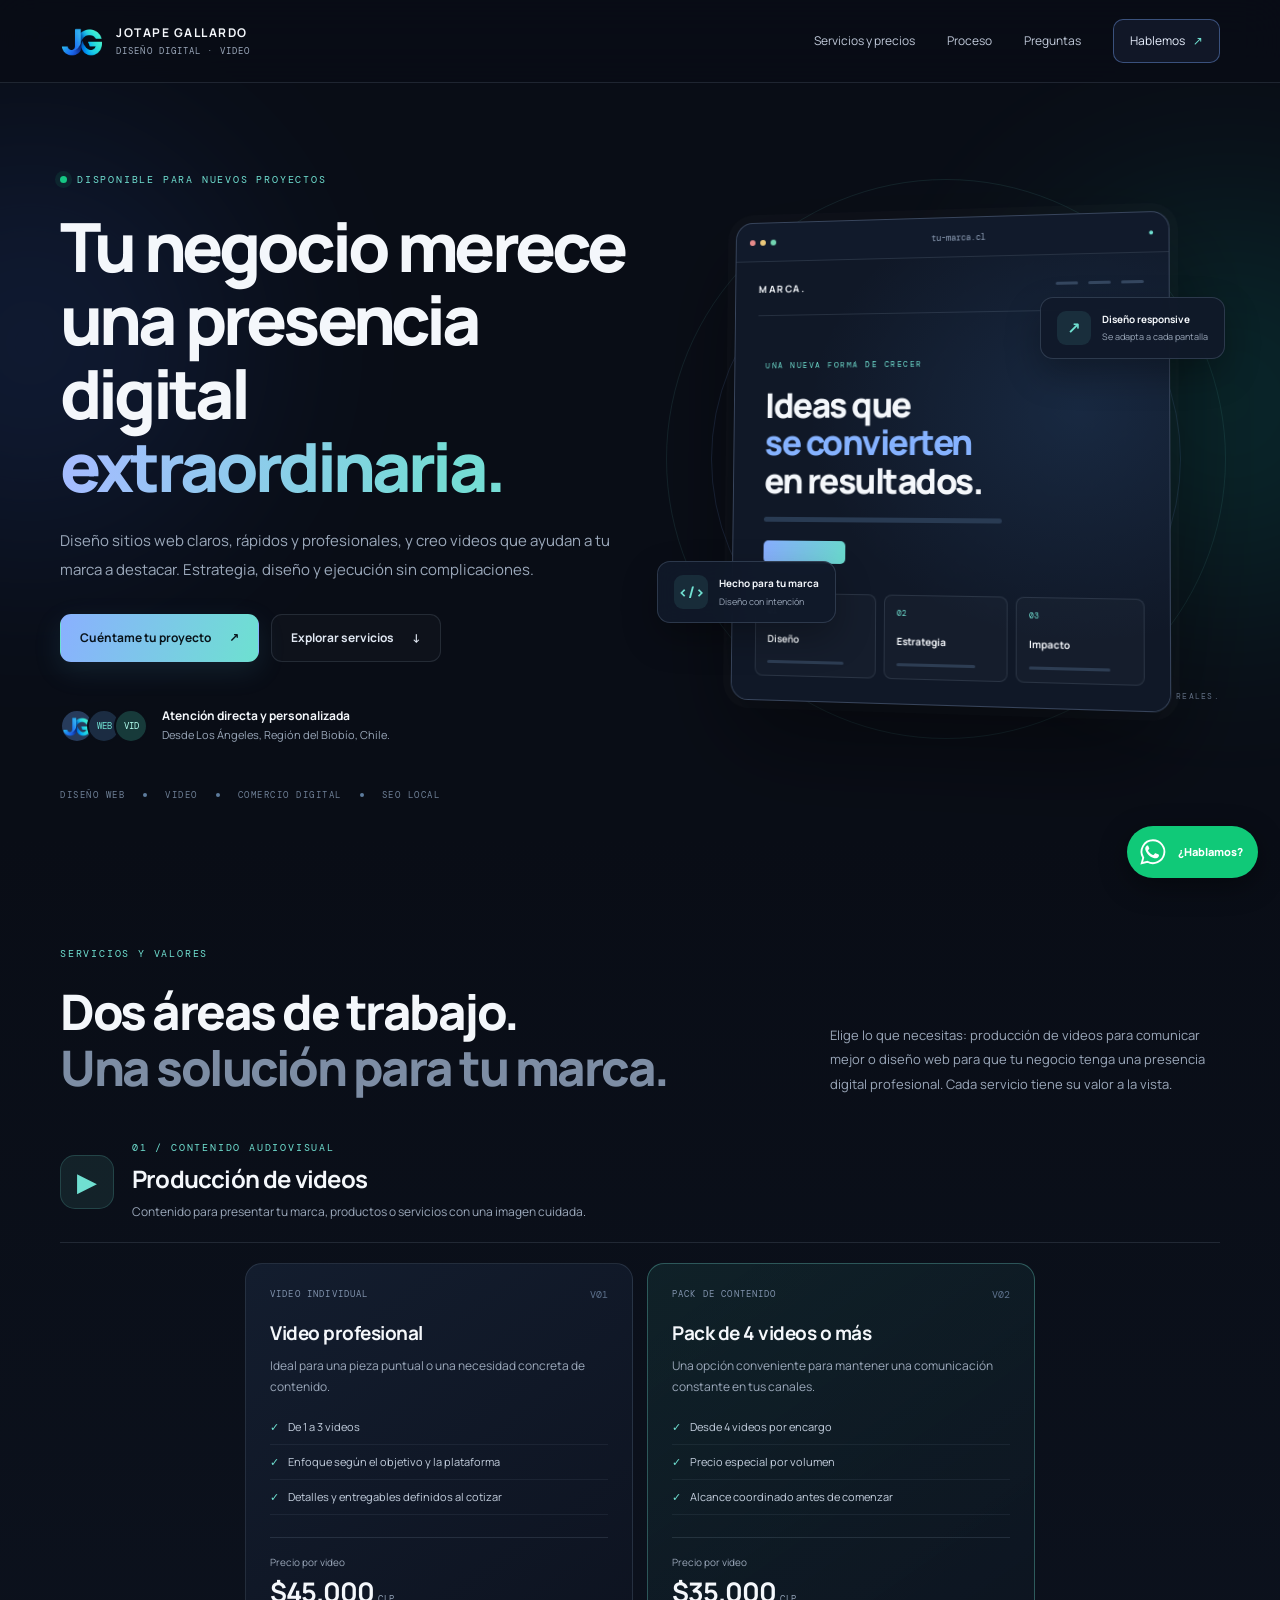
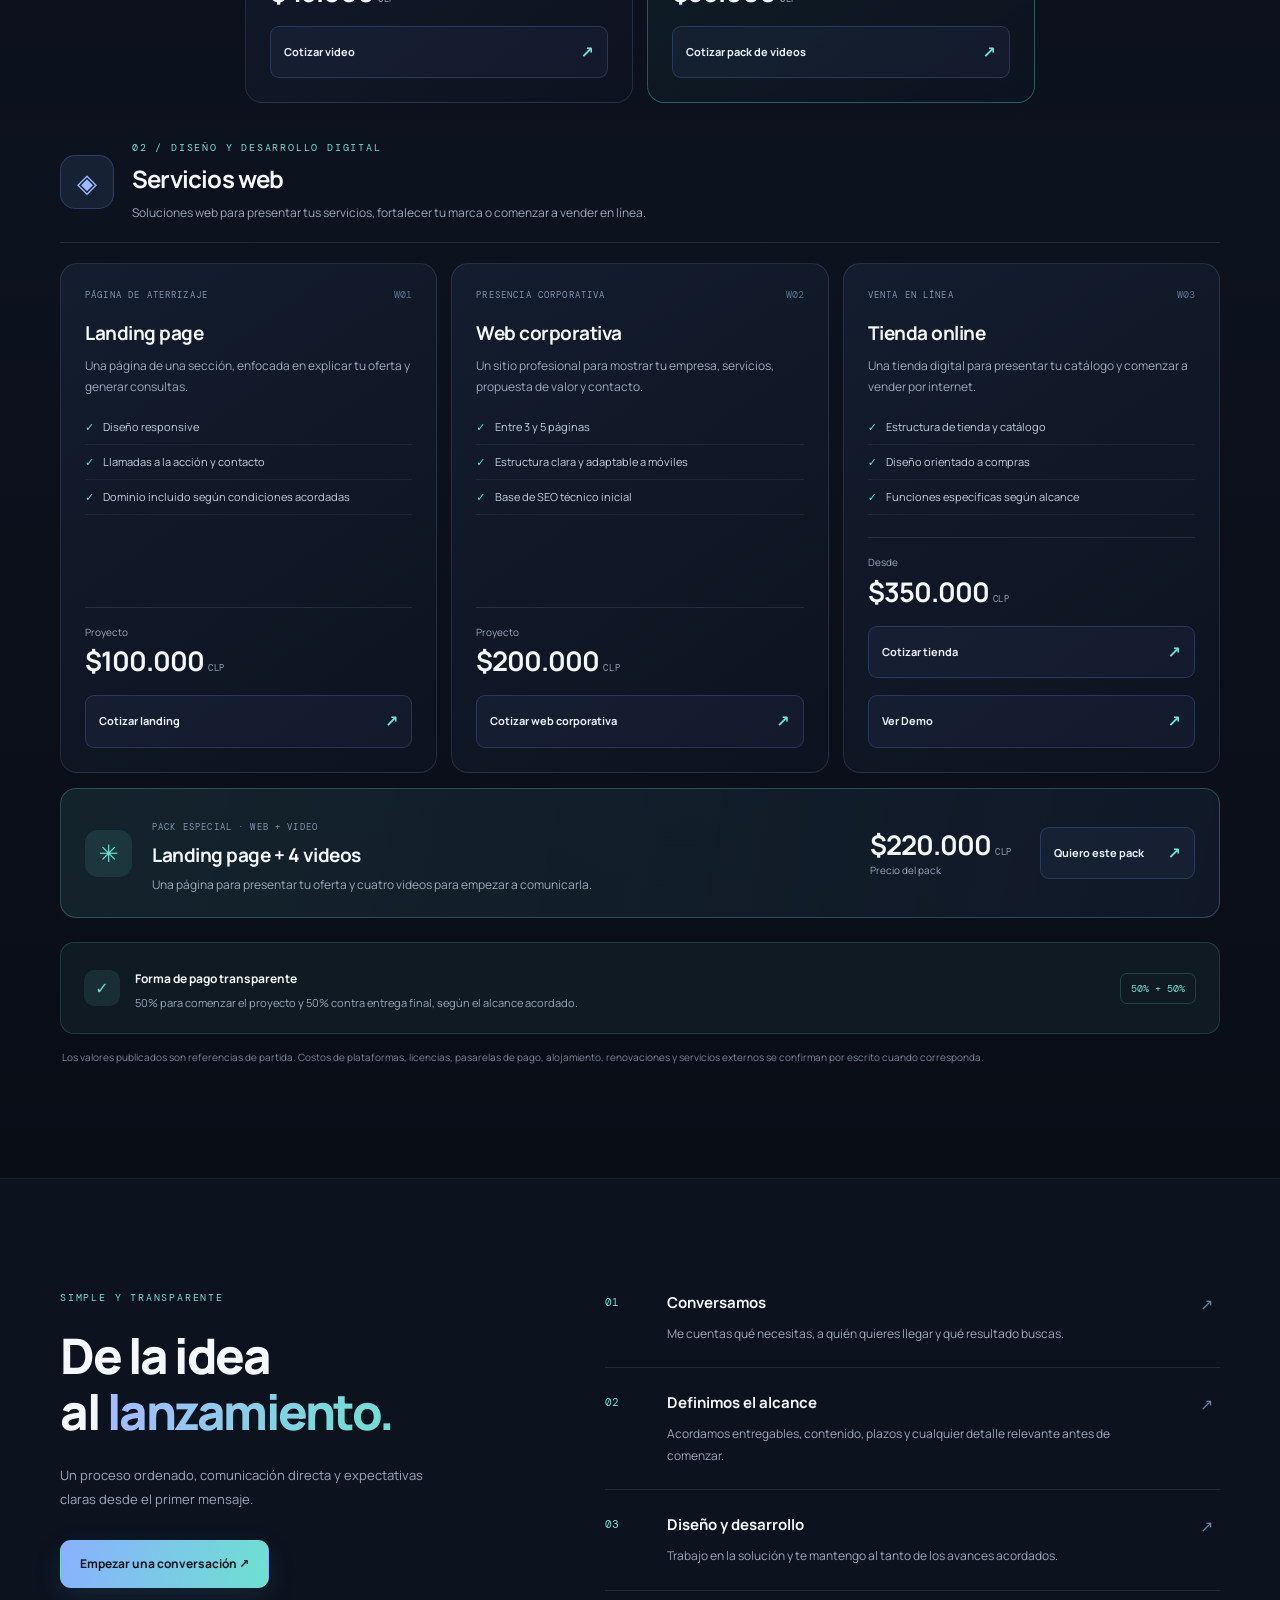
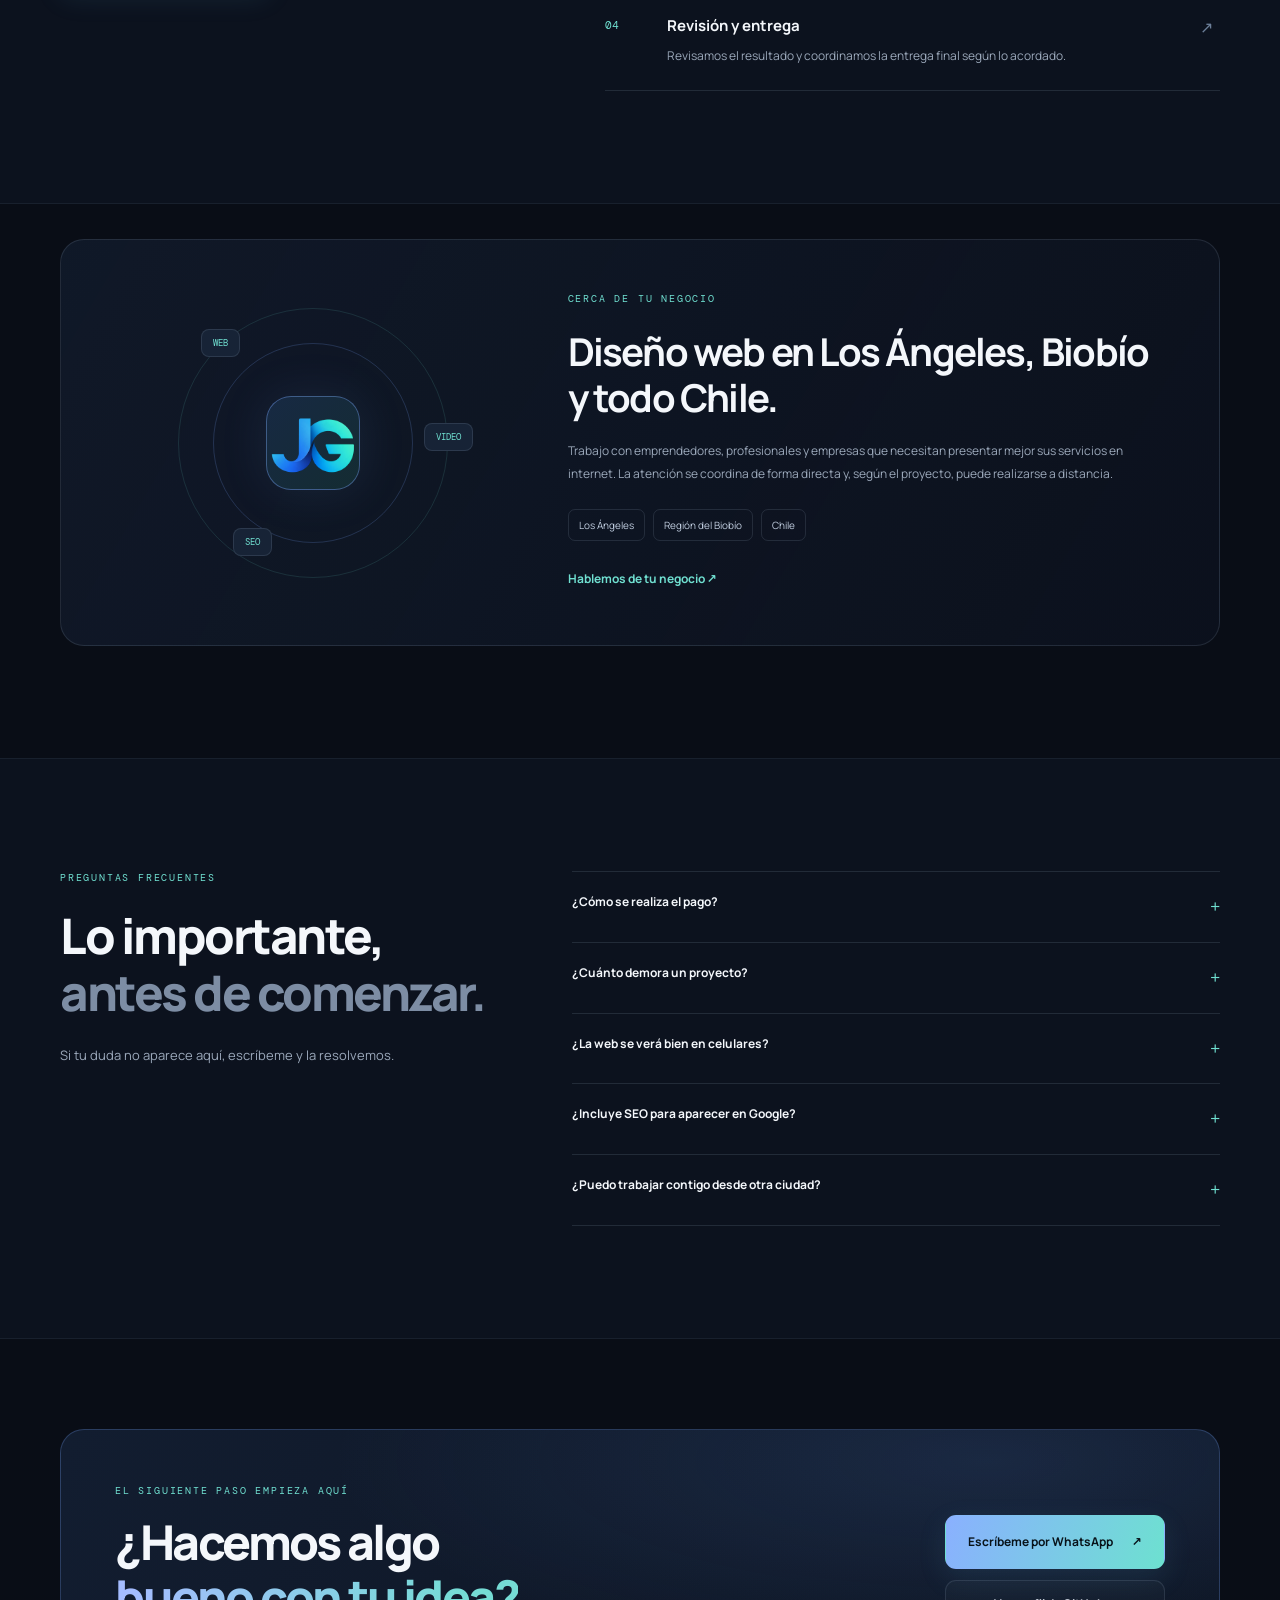
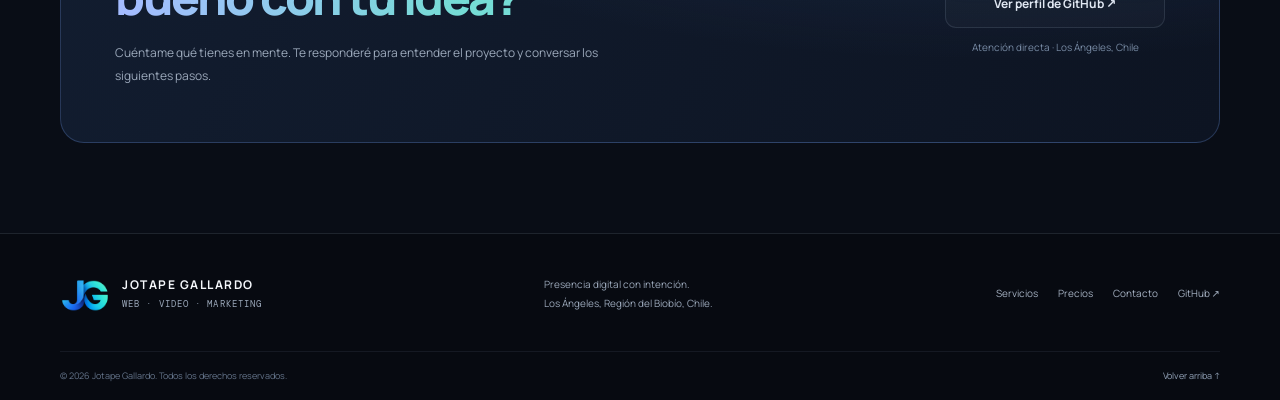
<file: index.html>
<!doctype html>
<html lang="es-CL">

<head>
  <meta charset="utf-8">
  <meta name="viewport" content="width=device-width, initial-scale=1">
  <meta name="theme-color" content="#090d16">
  <meta name="color-scheme" content="dark">
  <title>Jotape Gallardo | Diseño web y videos profesionales en Los Ángeles, Biobío</title>
  <meta name="description"
    content="Diseño de páginas web, landing pages, tiendas online y videos profesionales en Los Ángeles, Región del Biobío, Chile. Cotiza directamente por WhatsApp con Jotape Gallardo."[cite: 3]>
  <meta name="robots" content="index,follow,max-image-preview:large"[cite: 3]>
  <meta name="author" content="Jotape Gallardo"[cite: 3]>
  <meta name="keywords"
    content="diseño web Los Ángeles Chile, páginas web Los Ángeles Biobío, landing page Chile, tienda online Biobío, videos para empresas, edición de video Los Ángeles, diseño web para pymes, Jotape Gallardo"[cite: 3]>
  <link rel="canonical" href="https://jotapegallardo.github.io/"[cite: 3]>
  <link rel="icon" href="assets/img/favicon.png" type="image/png"[cite: 3]>
  <link rel="stylesheet" href="assets/css/styles.css"[cite: 3]>
  <meta property="og:type" content="website"[cite: 3]>
  <meta property="og:locale" content="es_CL"[cite: 3]>
  <meta property="og:site_name" content="Jotape Gallardo"[cite: 3]>
  <meta property="og:title" content="Jotape Gallardo | Diseño web y videos profesionales"[cite: 3]>
  <meta property="og:description"
    content="Sitios web modernos, landing pages, tiendas online y videos para marcas y negocios de Los Ángeles y la Región del Biobío."[cite: 3]>
  <meta property="og:url" content="https://jotapegallardo.github.io/"[cite: 3]>
  <meta property="og:image" content="https://jotapegallardo.github.io/assets/img/og-cover.jpg"[cite: 3]>
  <meta name="twitter:card" content="summary_large_image"[cite: 3]>
  <meta name="twitter:title" content="Jotape Gallardo | Diseño web y videos profesionales"[cite: 3]>
  <meta name="twitter:description"
    content="Diseño web, e-commerce y producción de videos en Los Ángeles, Biobío, Chile."[cite: 3]>
  <script type="application/ld+json">
  {
    "@context":"https://schema.org",
    "@type":"ProfessionalService",
    "@id":"https://jotapegallardo.github.io/#servicio",
    "name":"Jotape Gallardo",
    "url":"https://jotapegallardo.github.io/",
    "description":"Servicios de diseño y desarrollo de sitios web, landing pages, tiendas online y producción de videos para negocios y profesionales.",
    "areaServed":[
      {"@type":"City","name":"Los Ángeles","containedInPlace":{"@type":"AdministrativeArea","name":"Región del Biobío, Chile"}},
      {"@type":"AdministrativeArea","name":"Región del Biobío"},
      {"@type":"Country","name":"Chile"}
    ],
    "priceRange":"CLP $35.000 - $350.000",
    "sameAs":[
      "https://github.com/jotapegallardo",
      "https://instagram.com/jotape.gallardo_"
    ],
    "knowsAbout":["Diseño web","Landing pages","Comercio electrónico","Producción audiovisual","Edición de video","SEO local"]
  }
  </script>
  <script type="application/ld+json">
  {
    "@context":"https://schema.org",
    "@type":"WebSite",
    "name":"Jotape Gallardo",
    "url":"https://jotapegallardo.github.io/",
    "inLanguage":"es-CL"
  }
  </script>
  <meta name="google-site-verification" content="3WgVzyuWAby4kkE9ARjKiVBY68U-GnOJaNnAqSy1OUk" />
</head>

<body>
  <a class="skip-link" href="#contenido">Saltar al contenido</a>

  <!-- Header modular -->
  <div id="include-header"></div>

  <main id="contenido">
    <!-- Hero modular -->
    <div id="include-hero"></div>

    <!-- Servicios modular -->
    <div id="include-servicios"></div>

    <!-- Proceso modular -->
    <div id="include-proceso"></div>

    <!-- Local / Cerca de tu negocio modular -->
    <div id="include-local"></div>

    <!-- Preguntas Frecuentes modular -->
    <div id="include-preguntas"></div>

    <!-- Contacto modular -->
    <div id="include-contacto"></div>
  </main>

  <!-- Footer modular -->
  <div id="include-footer"></div>

  <!-- Widget de WhatsApp modular -->
  <div id="include-whatsapp"></div>

  <!-- Script para inyectar los partials y mantener la lógica de la web -->
  <script>
    async function loadComponent(id, file) {
      try {
        const response = await fetch(file);
        if (response.ok) {
          document.getElementById(id).innerHTML = await response.text();
        }
      } catch (error) {
        console.error(`Error cargando ${file}:`, error);
      }
    }

    document.addEventListener("DOMContentLoaded", async () => {
      await loadComponent("include-header", "assets/partials/header.html");
      await loadComponent("include-hero", "assets/partials/hero.html");
      await loadComponent("include-servicios", "assets/partials/servicios.html");
      await loadComponent("include-proceso", "assets/partials/proceso.html");
      await loadComponent("include-local", "assets/partials/local.html");
      await loadComponent("include-preguntas", "assets/partials/preguntas.html");
      await loadComponent("include-contacto", "assets/partials/contacto.html");
      await loadComponent("include-footer", "assets/partials/footer.html");
      await loadComponent("include-whatsapp", "assets/partials/whatsapp.html");

      // Cargar el script de JS y arrancar la lógica cuando el HTML ya esté completo
      const mainScript = document.createElement("script");
      mainScript.src = "assets/js/main.js";
      mainScript.onload = () => {
        if (typeof initMainScript === "function") {
          initMainScript();
        }
      };
      document.body.appendChild(mainScript);
    });
  </script>
</body>

</html>
</file>
<file: assets/css/styles.css>
@import "variables.css";
@import "base.css";
@import "layout.css";
@import "components.css";
@import "responsive.css";
</file>
